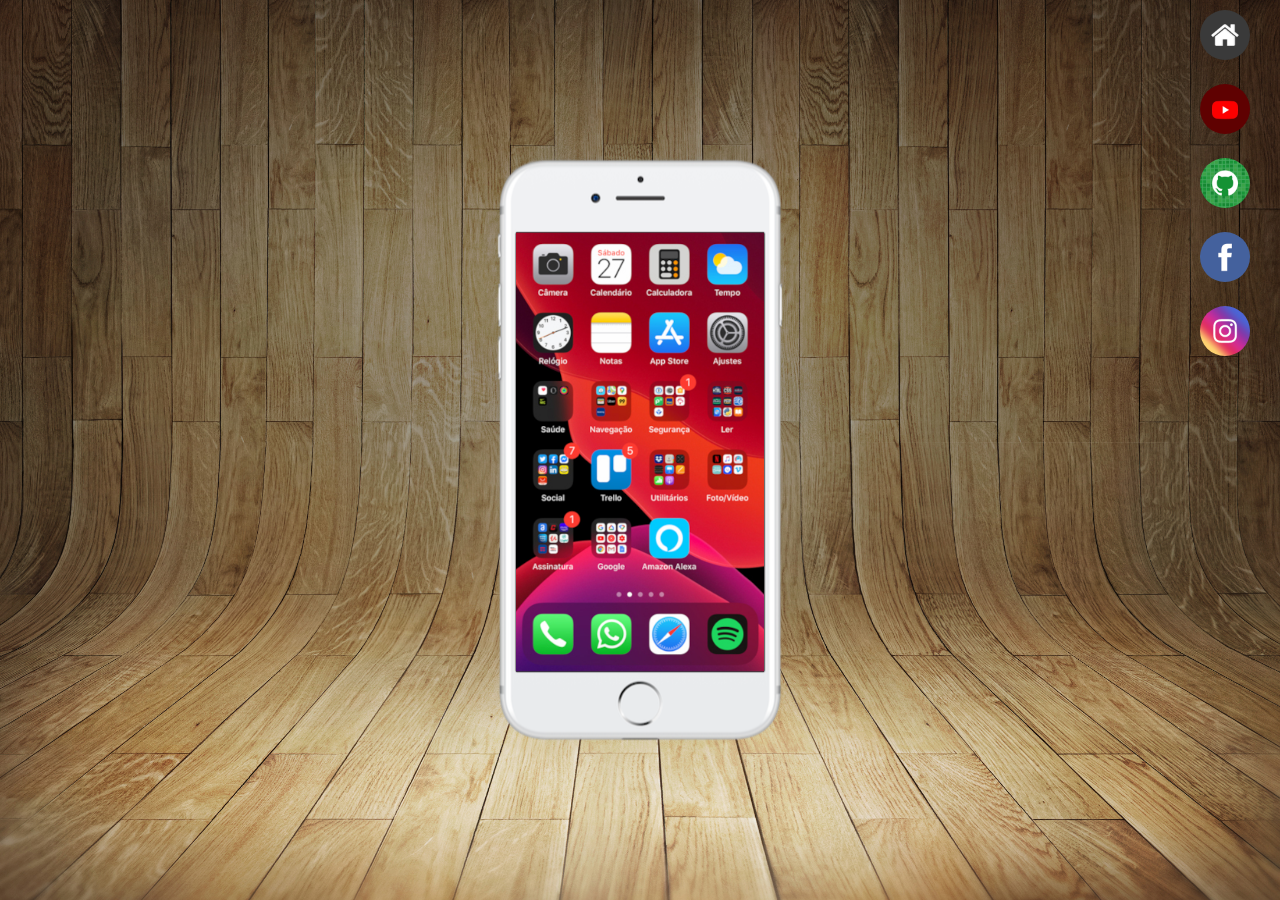
<file: index.html>
<!DOCTYPE html>
<html lang="pt-br">
<head>
    <meta charset="UTF-8">
    <meta name="viewport" content="width=device-width, initial-scale=1.0">
    <link rel="shortcut icon" href="favicon.ico" type="image/x-icon">
    <title>Projeto Redes Sociais</title>
    <link rel="stylesheet" href="estilos/style.css">
</head>
<body>
    <main>
        <section id="telefone">
             <iframe src="home.html" frameborder="0" name="tela" id="tela" >
                [Seu navegador não é conpatível.]
             </iframe>
        </section>
        <section id="redes-sociais">
              <a href="home.html" target="tela"><img src="imagens/logo-home.jpg" alt="home"></a> <br>
              <a href="youtube.html" target="tela"><img src="imagens/logo-youtube.jpg" alt="youtube"></a> <br>
              <a href="github.html" target="tela"><img src="imagens/logo-github.jpg" alt="github"></a> <br>
              <a href="facebook.html" target="tela"><img src="imagens/logo-facebook.jpg" alt="facebook"></a> <br>
              <a href="instagram.html" target="tela"><img src="imagens/logo-instagram.jpg" alt="instagram"></a>

        </section>
    </main>
</body>
</html>
</file>
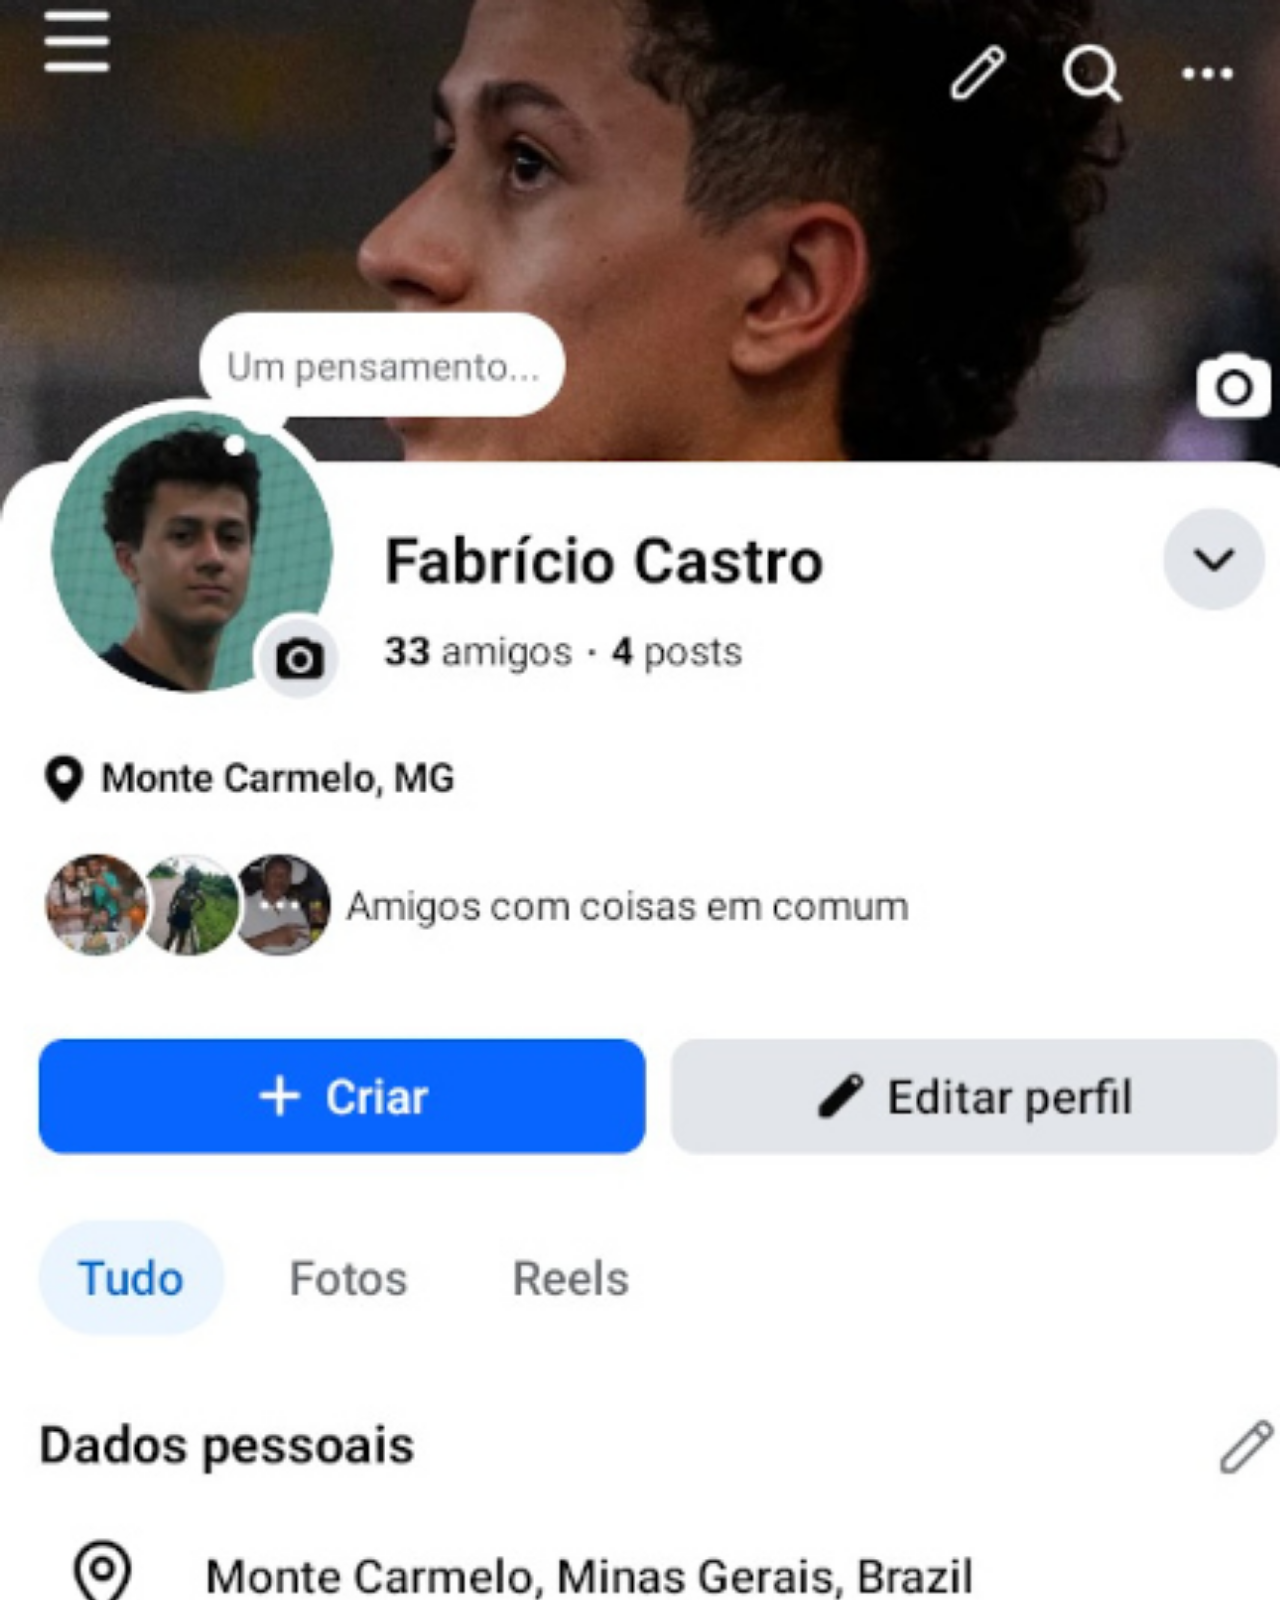
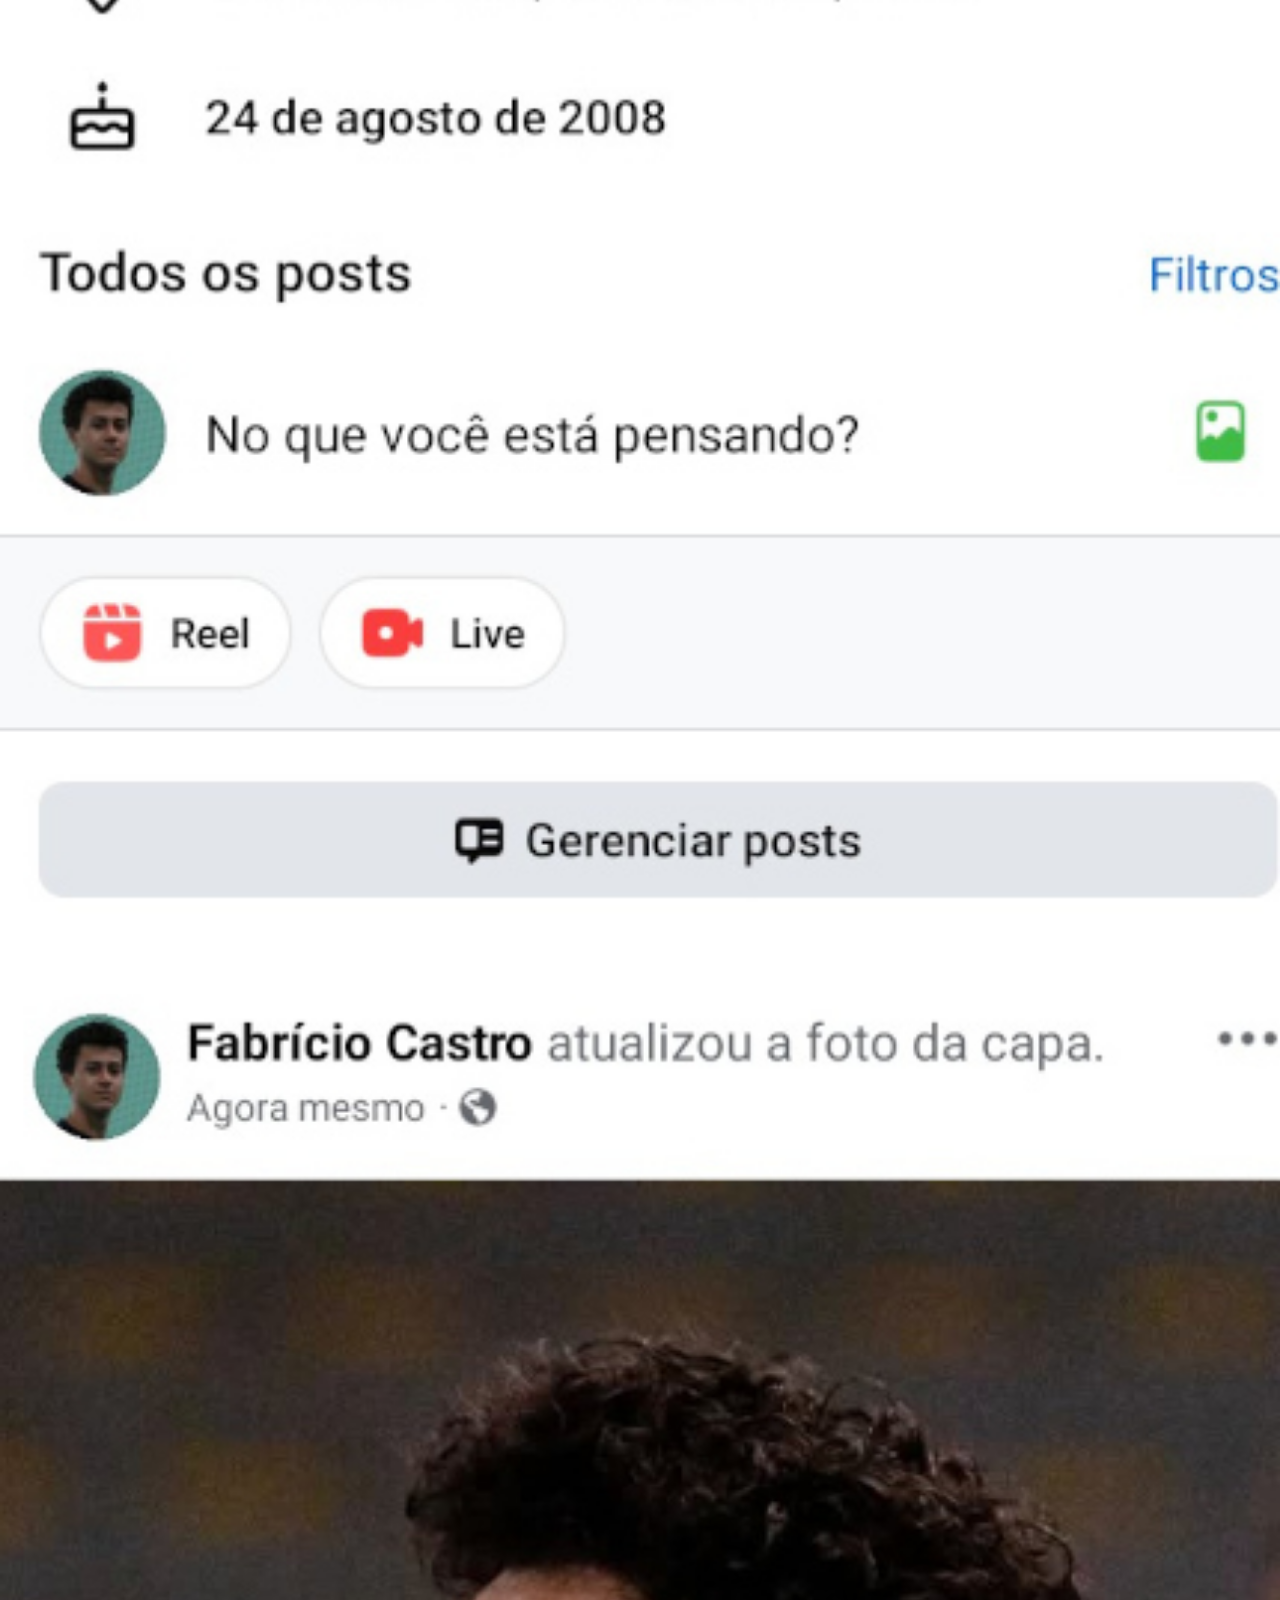
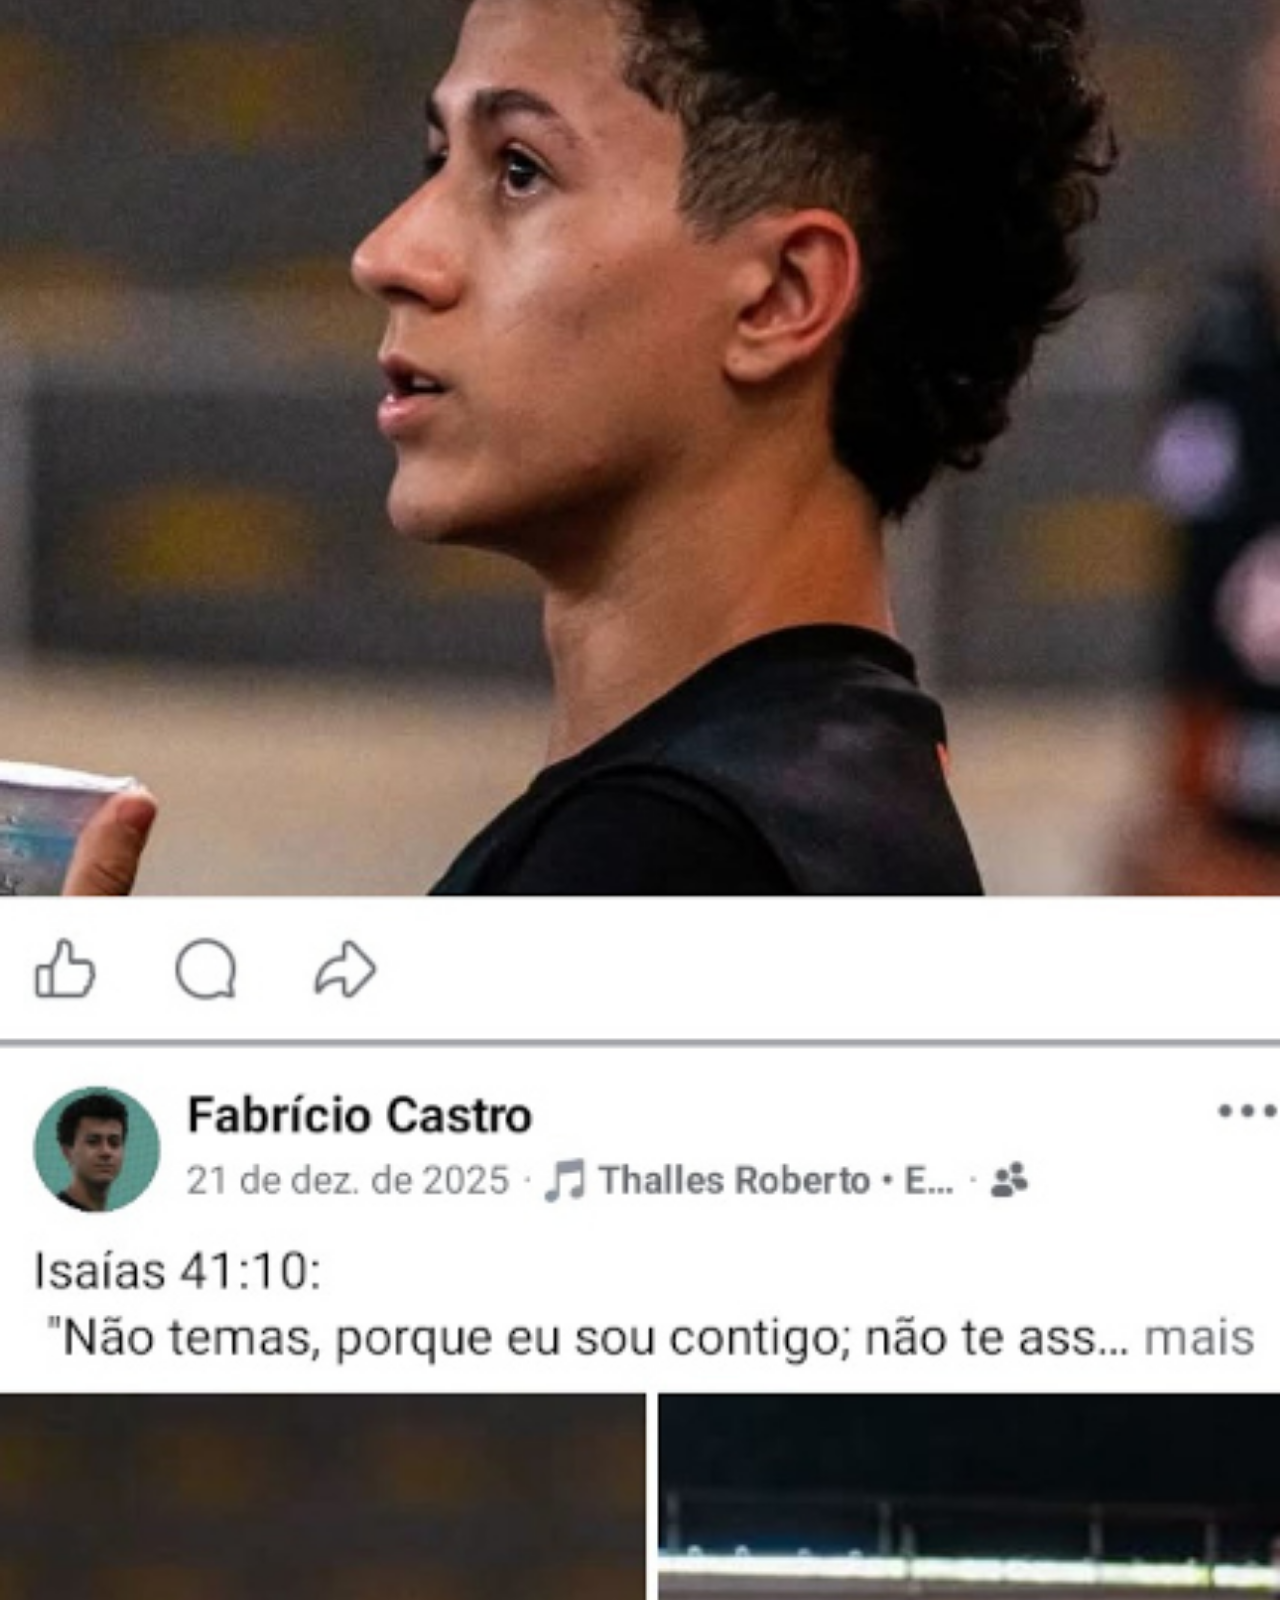
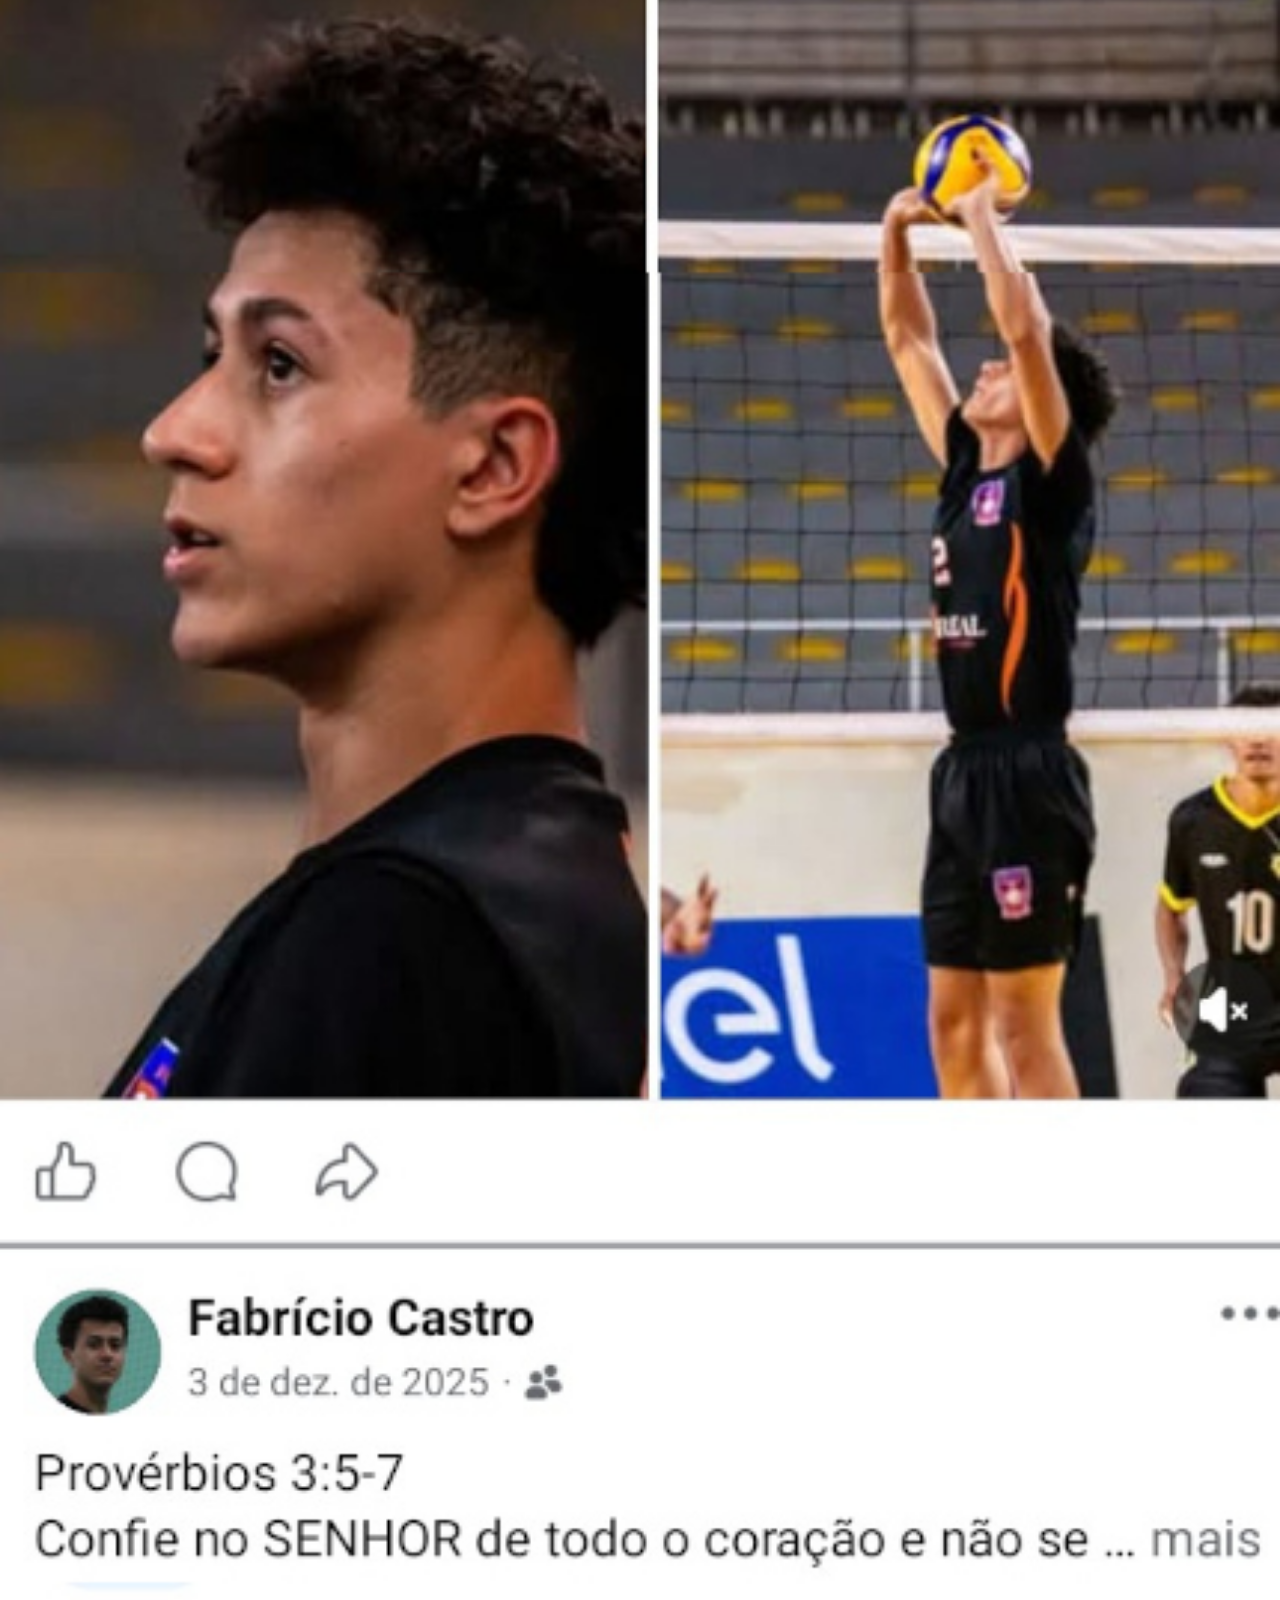
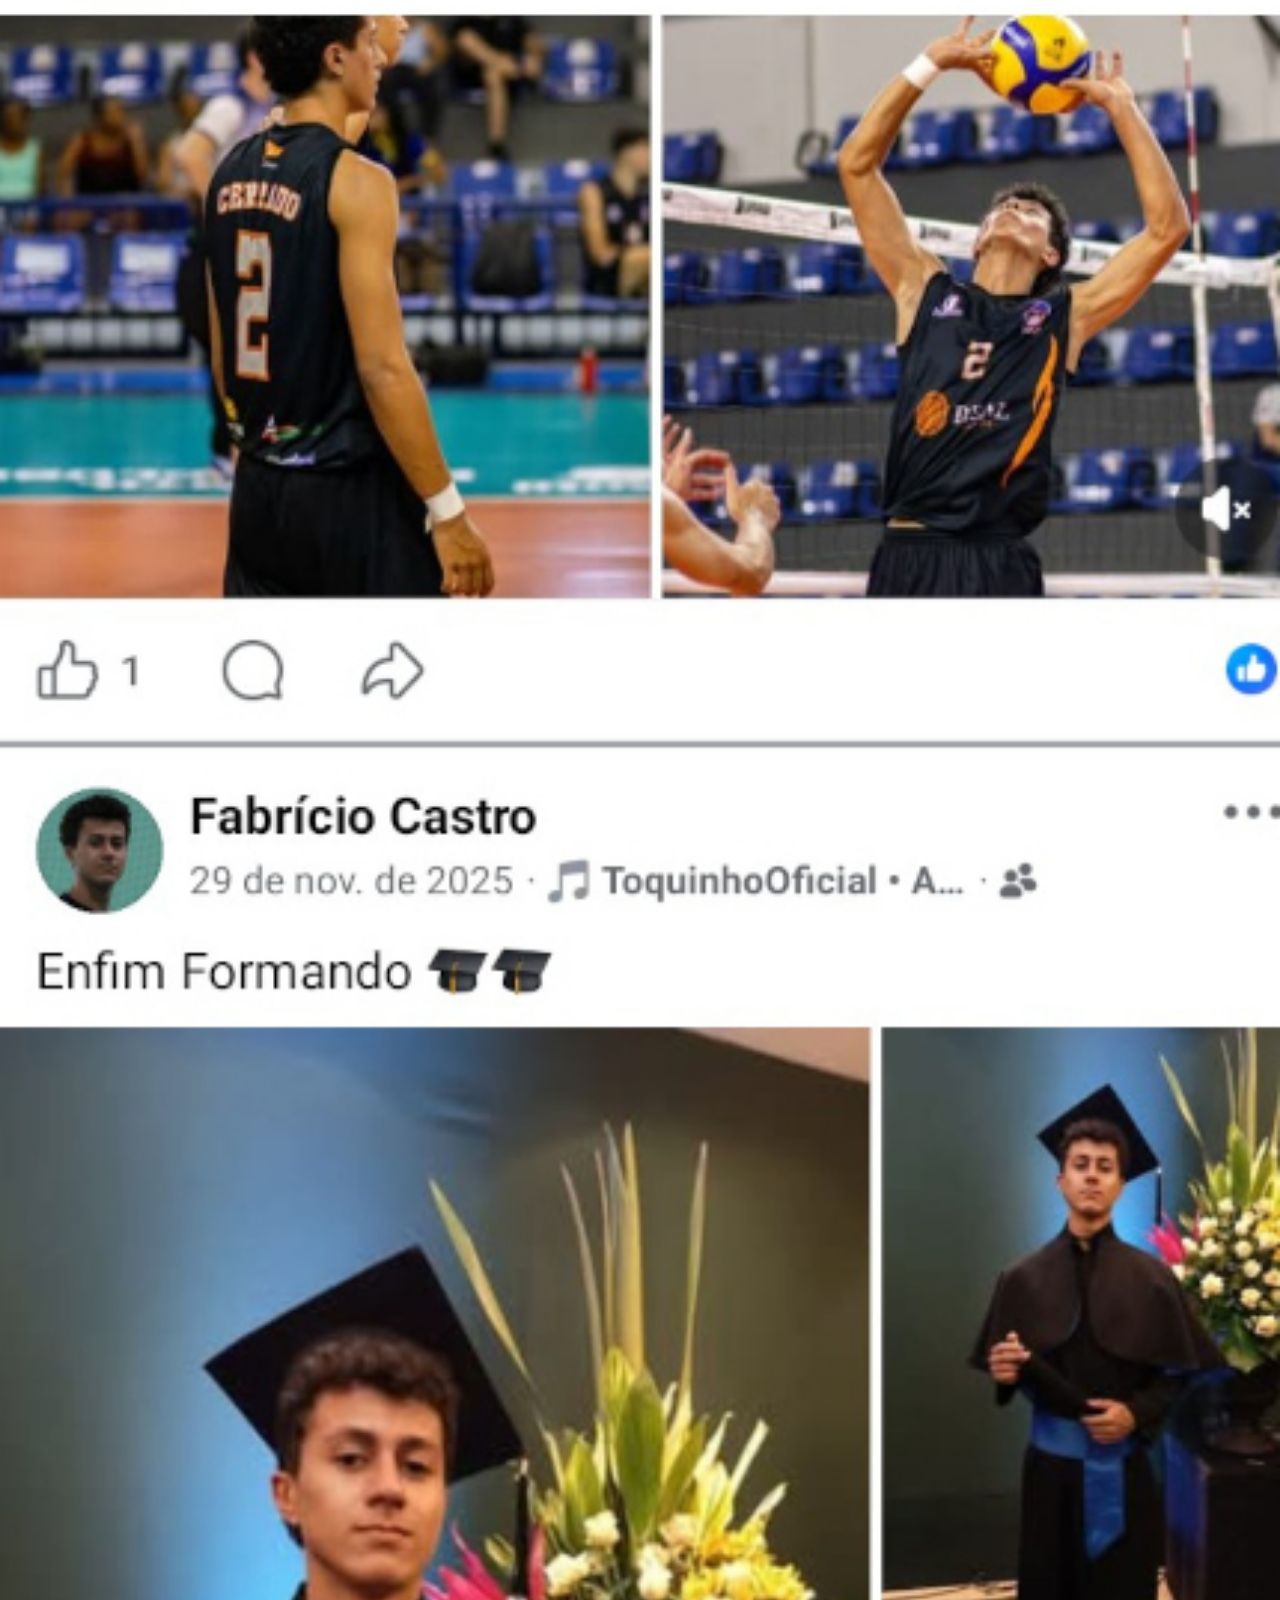
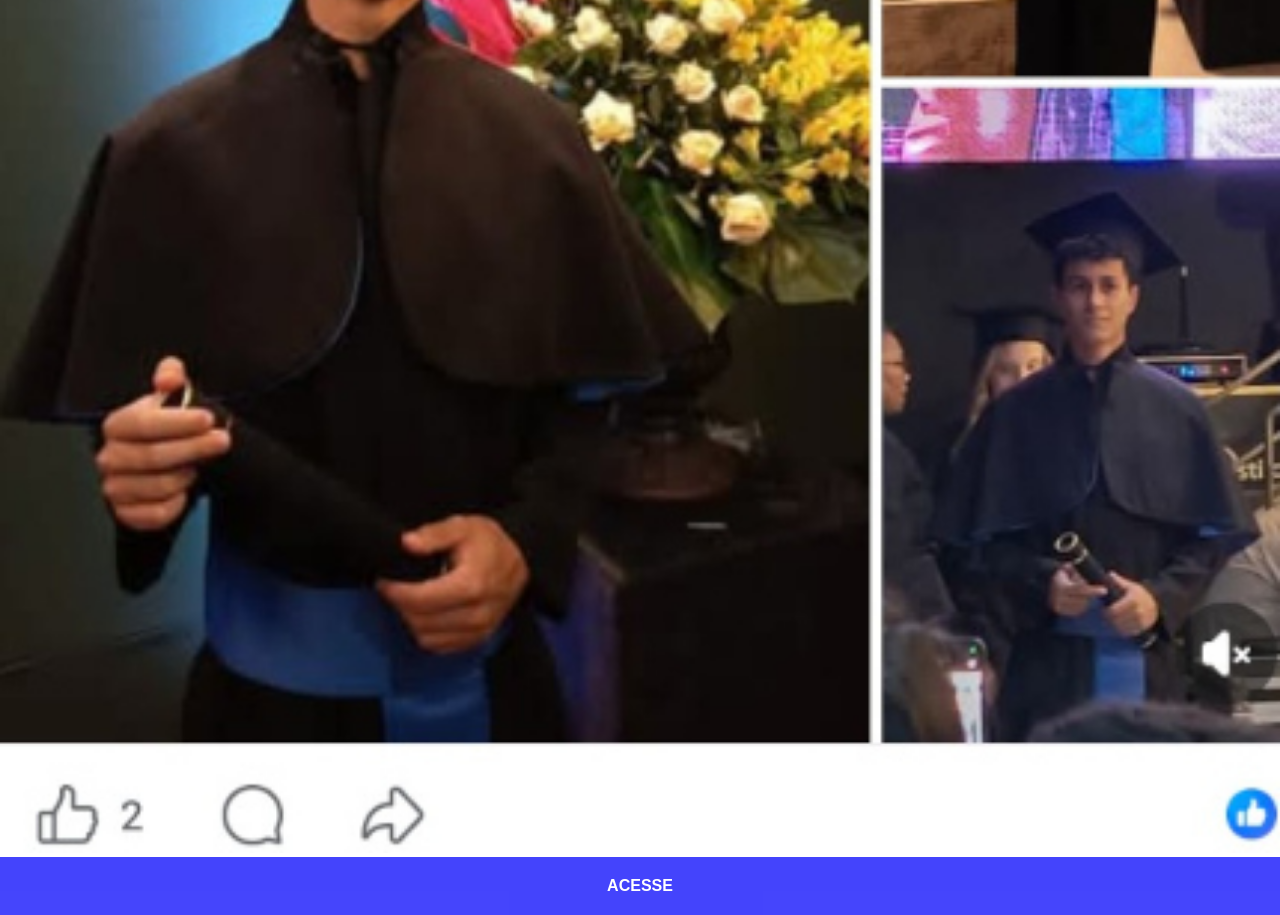
<file: facebook.html>
<!DOCTYPE html>
<html lang="pt-br">
<head>
    <meta charset="UTF-8">
    <meta name="viewport" content="width=device-width, initial-scale=1.0">
    <title>Facebook</title>
    <link rel="stylesheet" href="estilos/social.css">
</head>
<body>
    <img src="imagens/tela-facebook.jpeg" alt="Facebook">
    <a href="https://www.facebook.com/fabricio.batistacastro/" target="_blank">ACESSE</a>
</body>
</html>
</file>
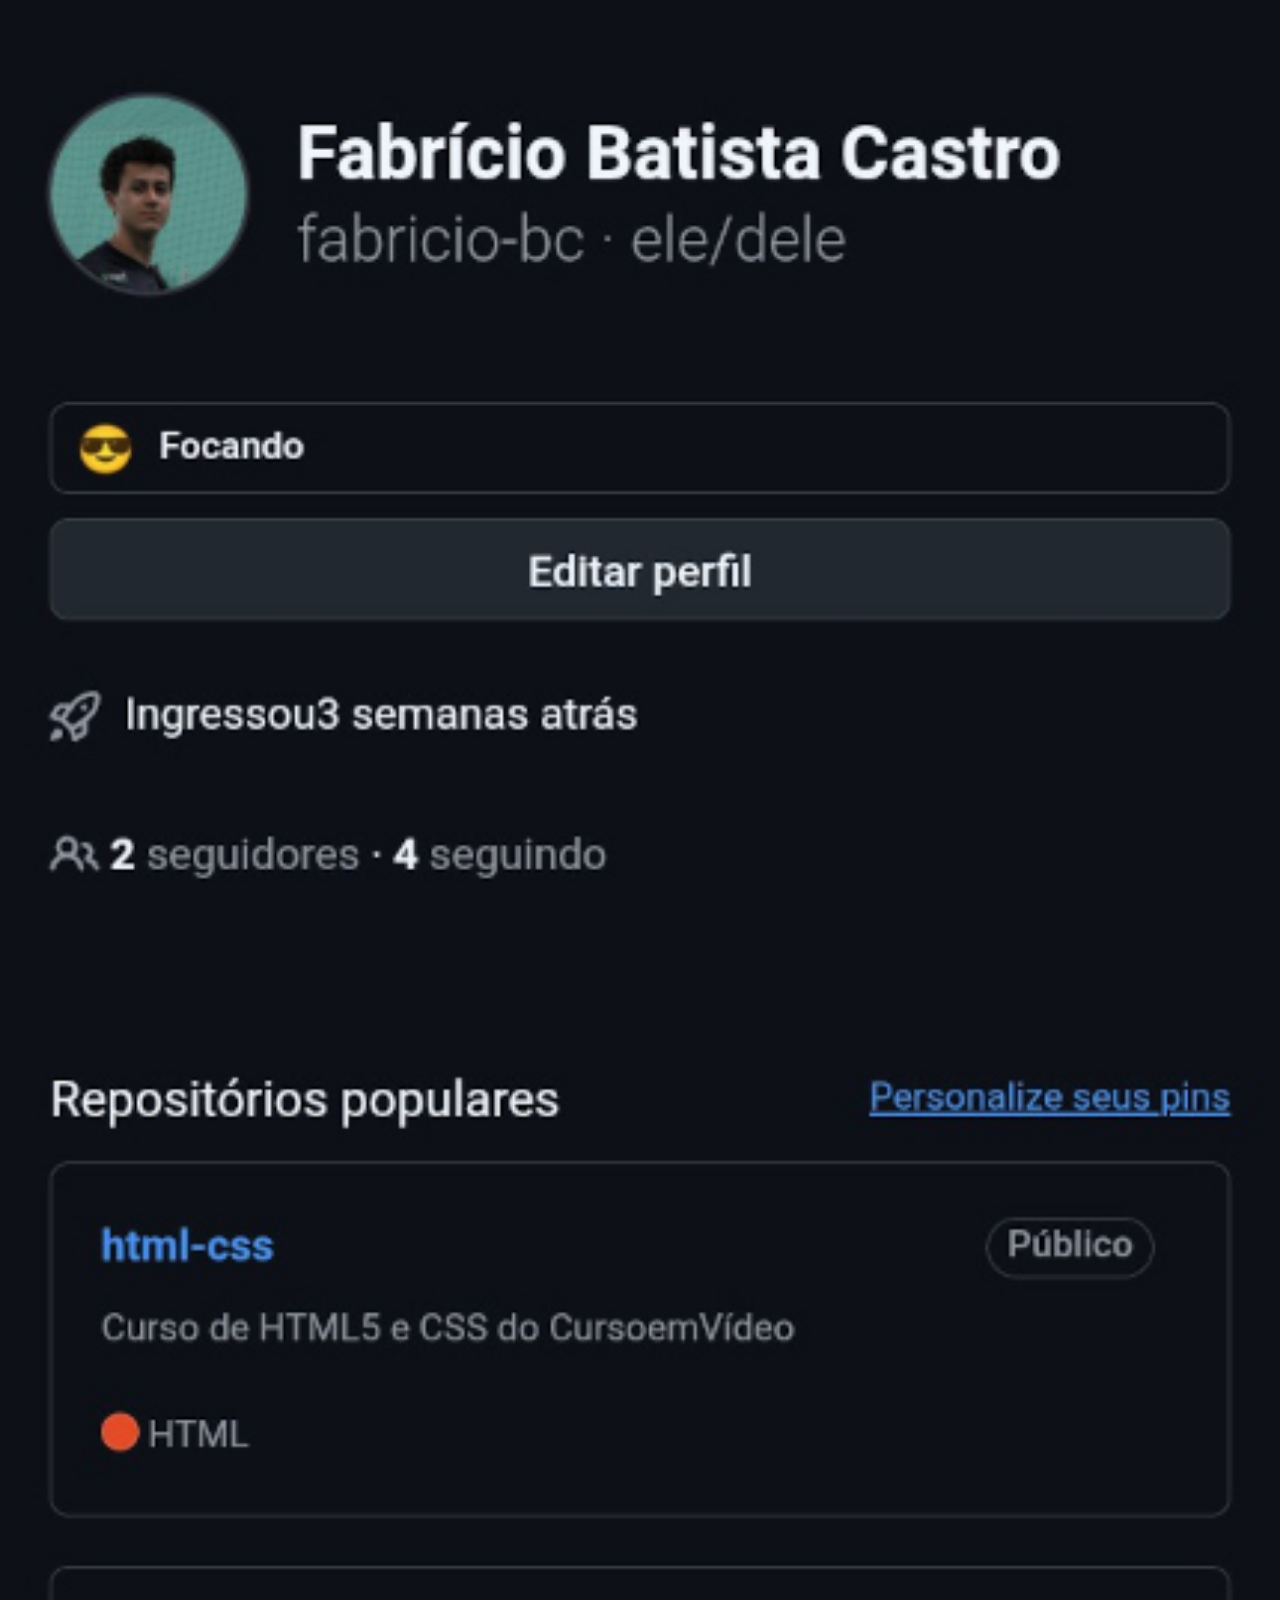
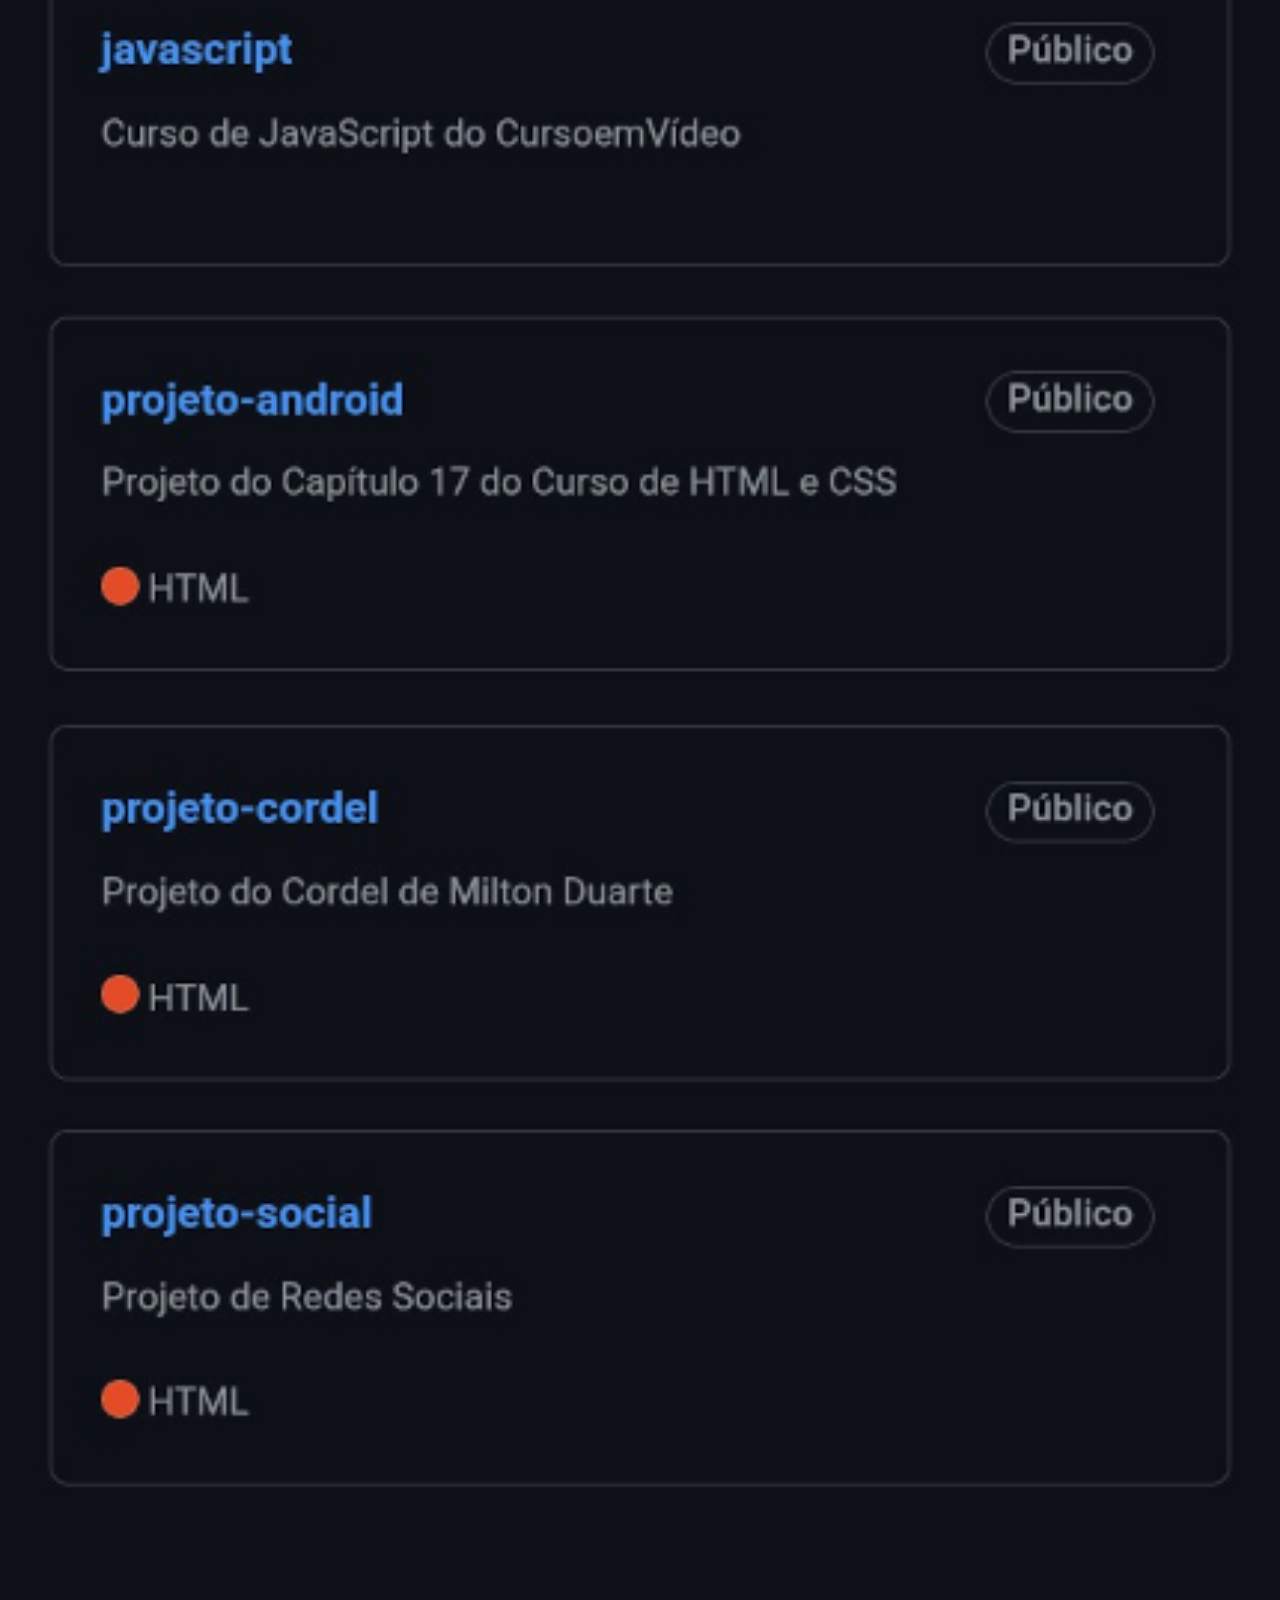
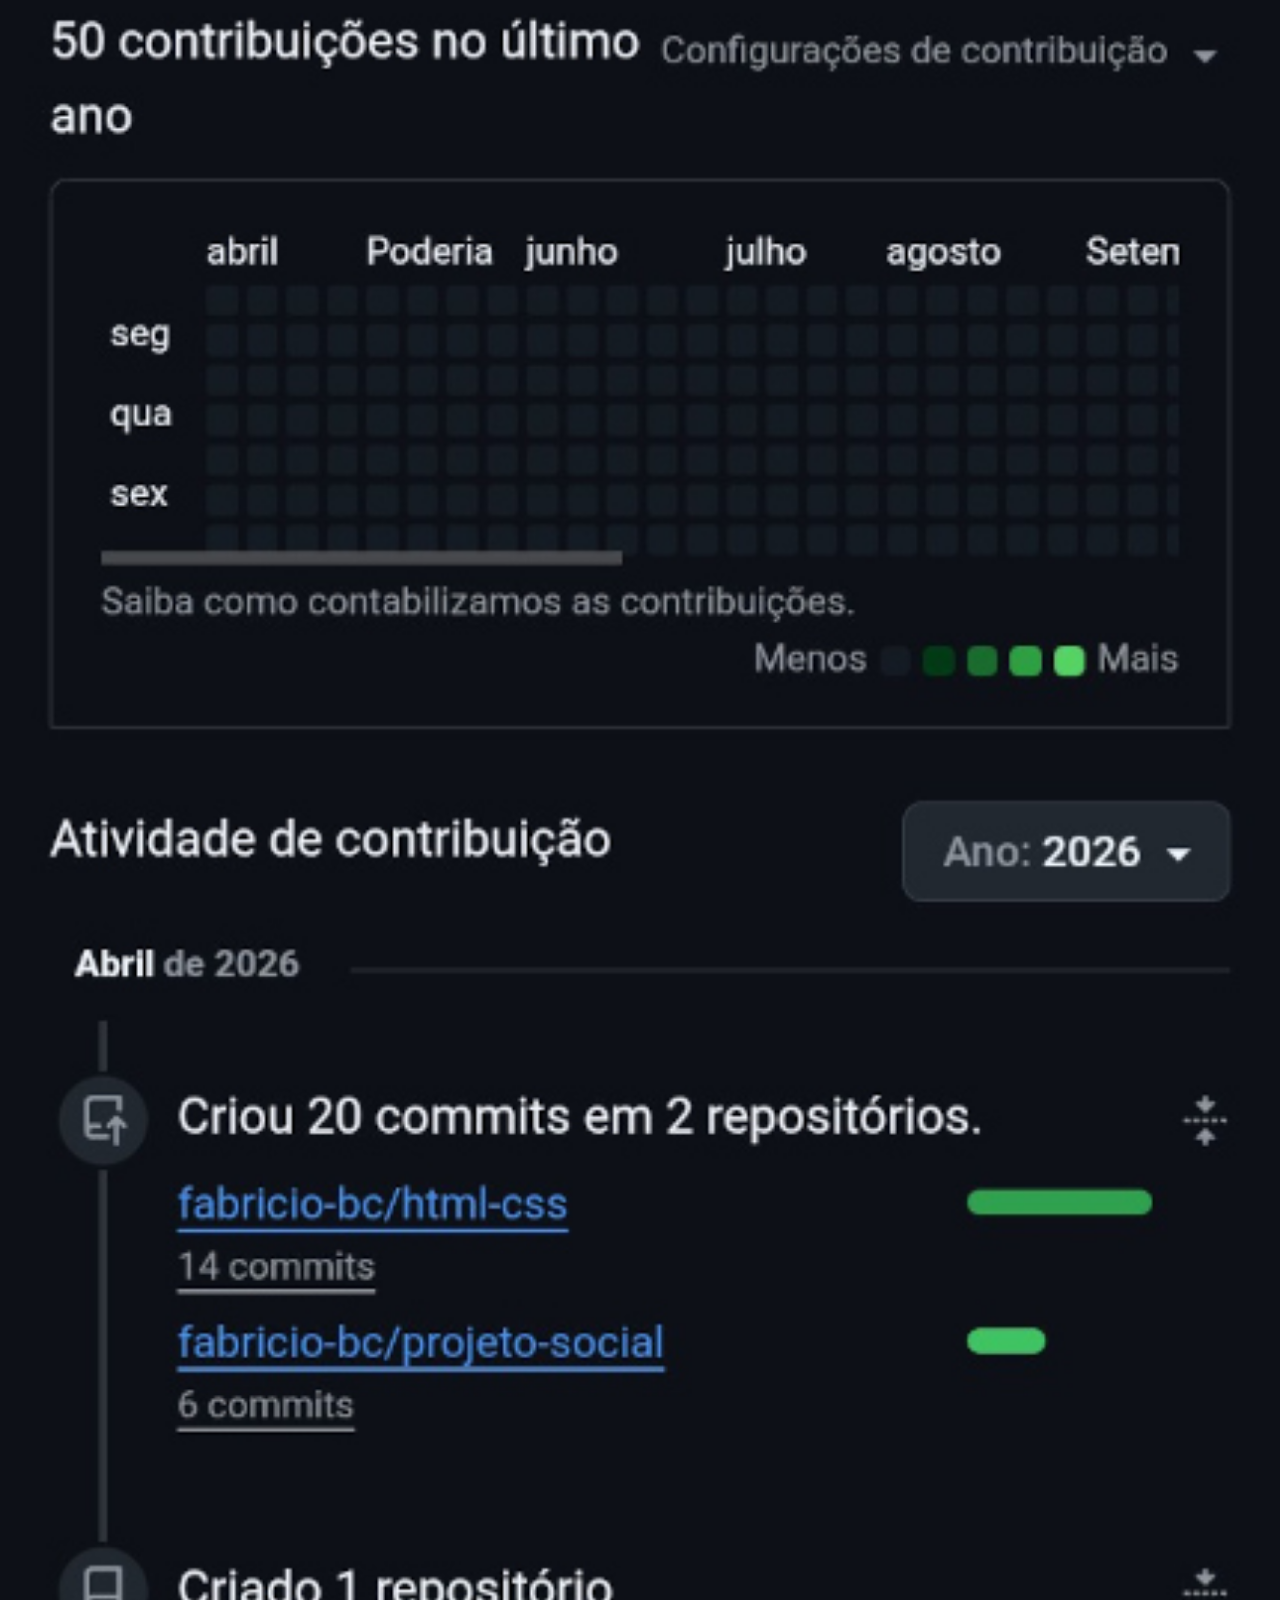
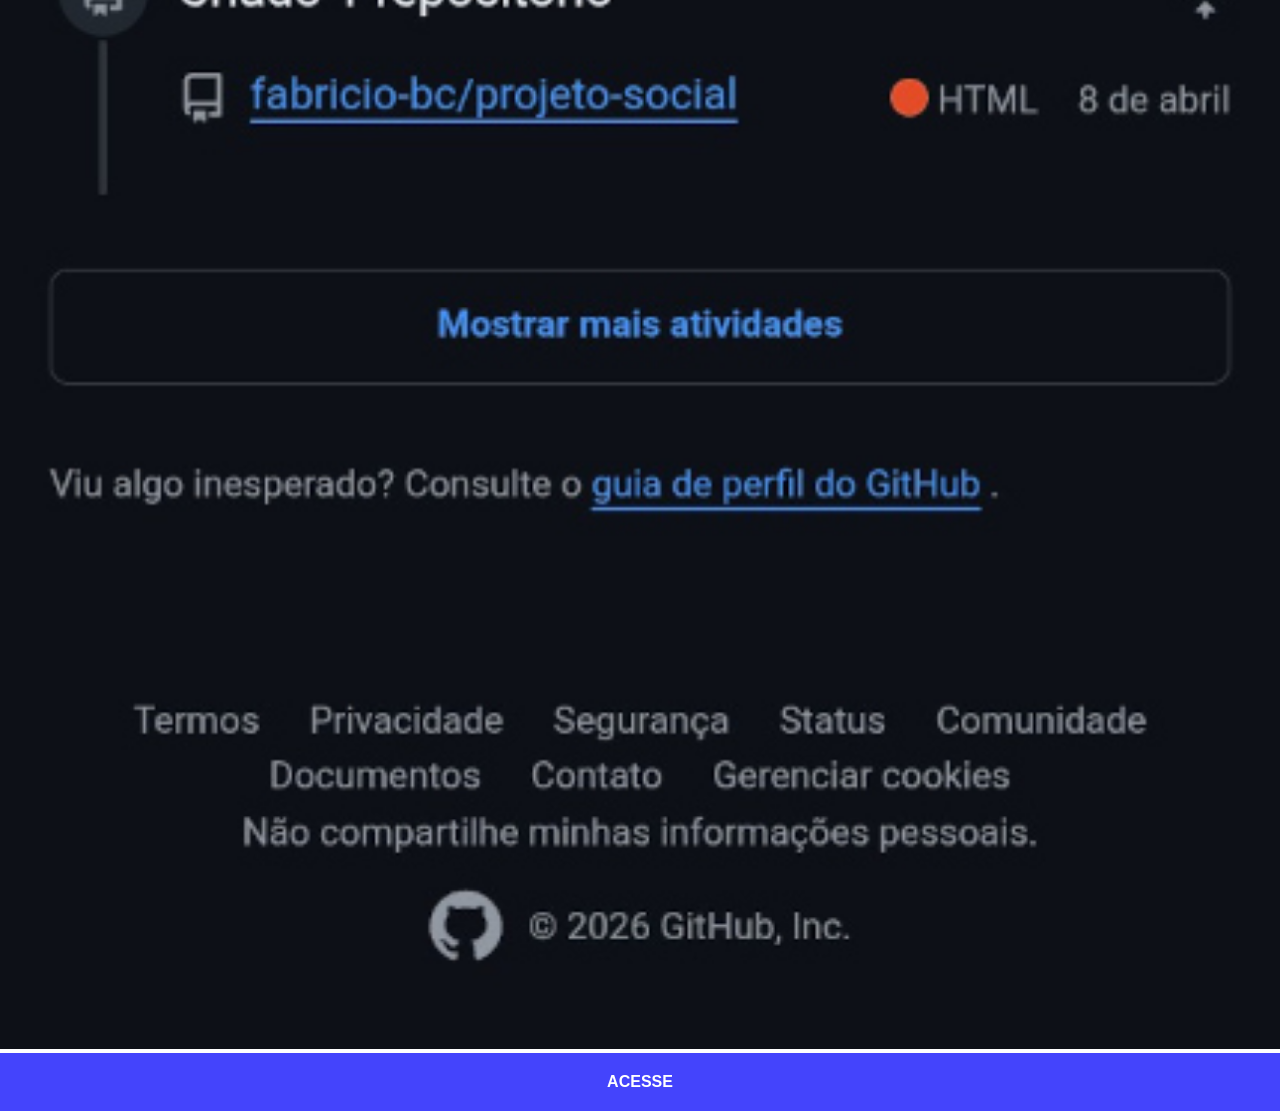
<file: github.html>
<!DOCTYPE html>
<html lang="pt-br">
<head>
    <meta charset="UTF-8">
    <meta name="viewport" content="width=device-width, initial-scale=1.0">
    <title>github</title>
     <link rel="stylesheet" href="estilos/social.css">
</head>
<body>
    <img src="imagens/tela-github.jpeg" alt="github"  > 
    <a href="https://github.com/fabricio-bc" target="_blank">ACESSE</a>
</body>
</html>
</file>
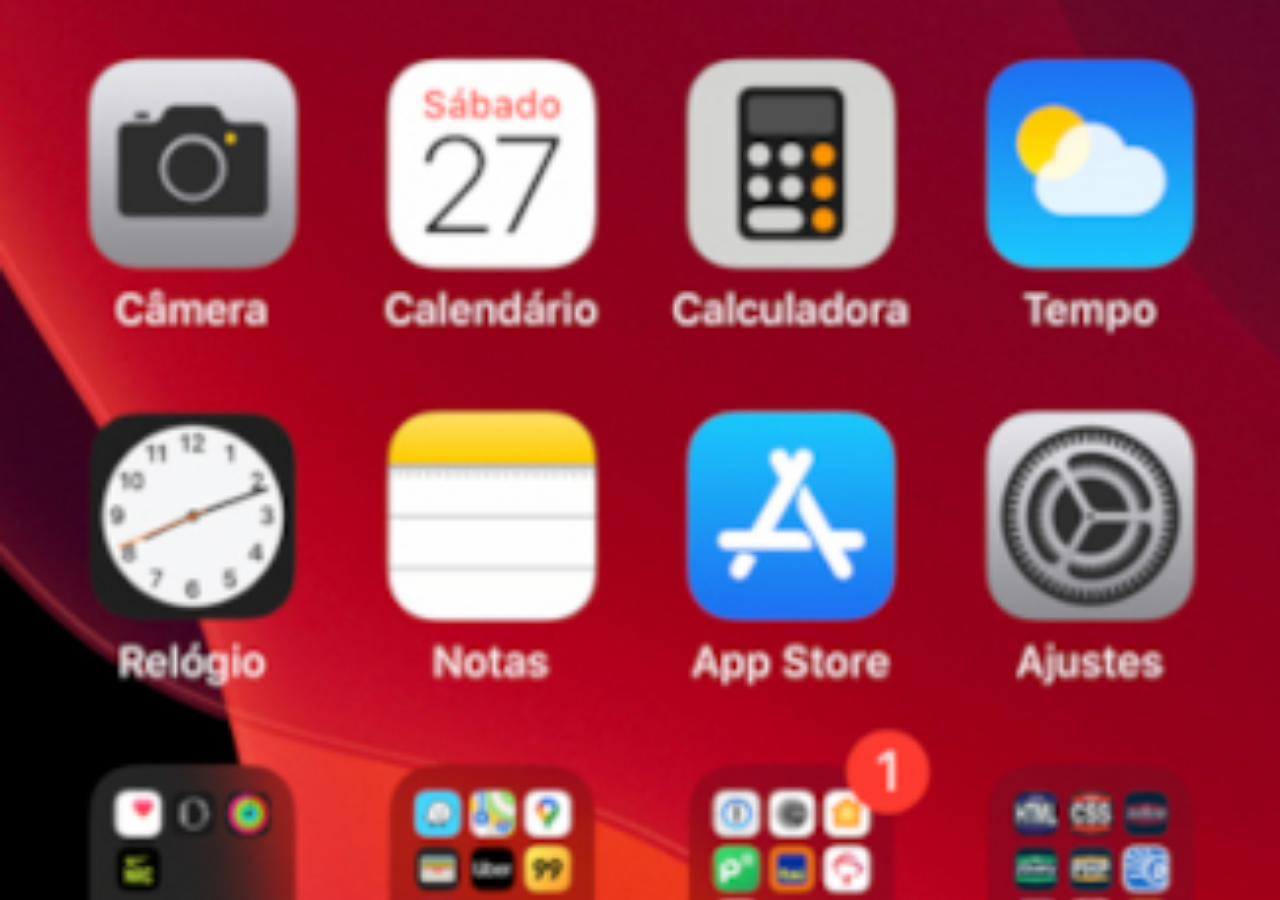
<file: home.html>
<!DOCTYPE html>
<html lang="pt-br">
<head>
    <meta charset="UTF-8">
    <meta name="viewport" content="width=device-width, initial-scale=1.0">
    <title>Home</title>
</head>
    <style>
        *{
            margin: 0px;
            padding: 0px;
        }
        body{
            width: 100vw;
            height: 100vh;
            background: black url(imagens/tela-home.jpg) no-repeat top center;
            background-size: cover;
        }
    </style>
<body>
    
</body>
</html>
</file>
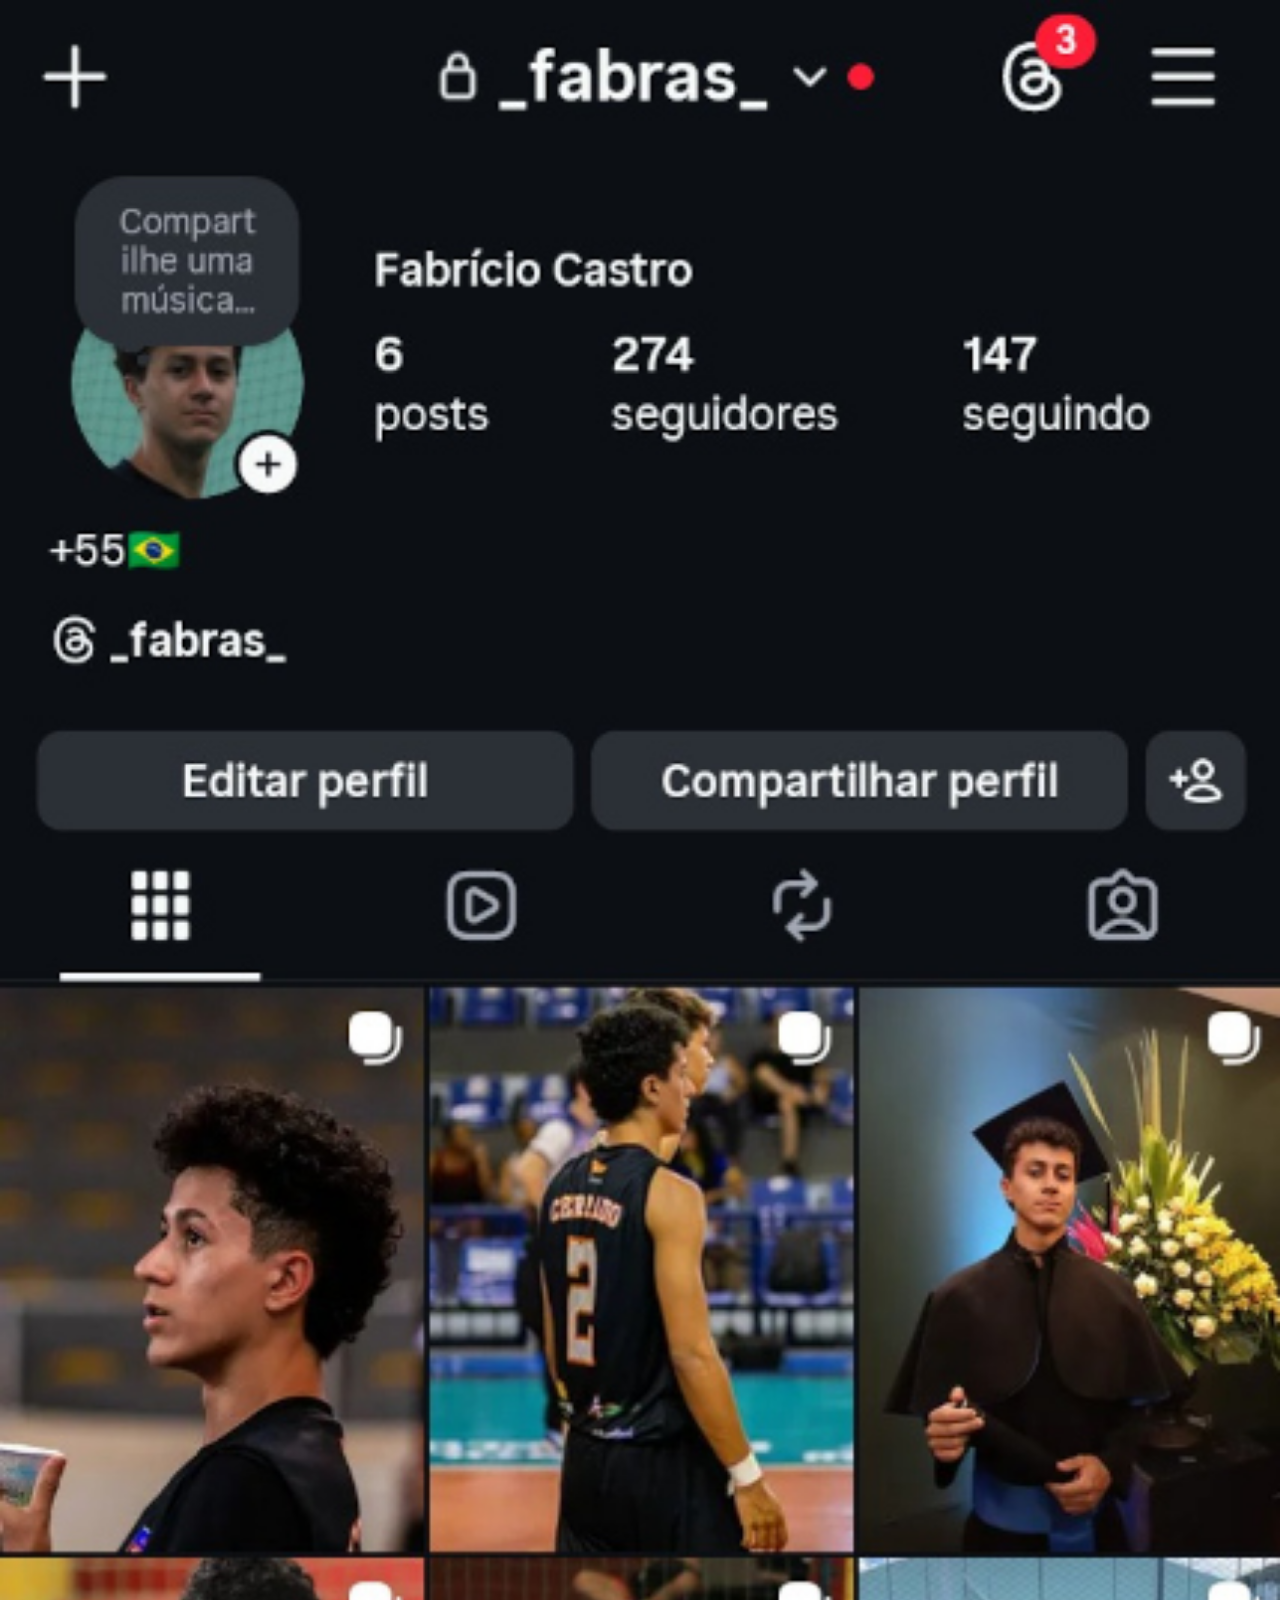
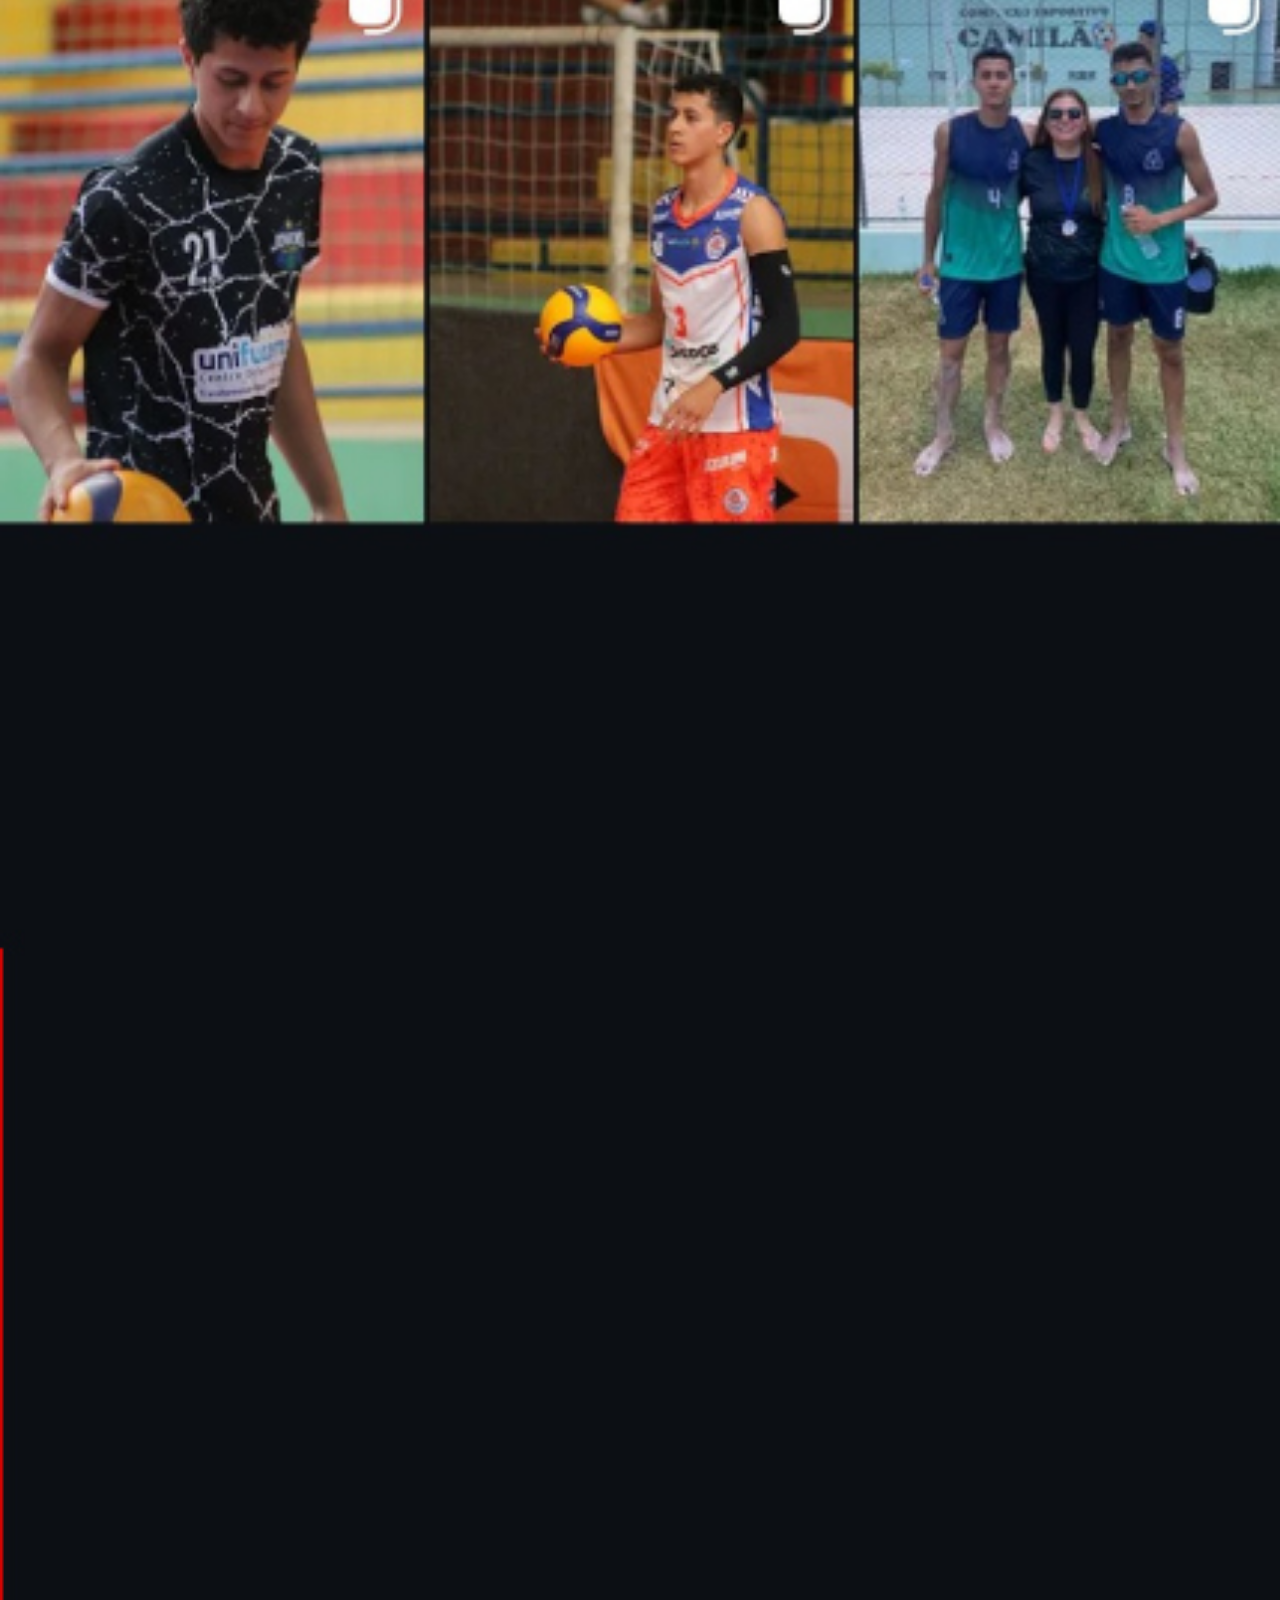
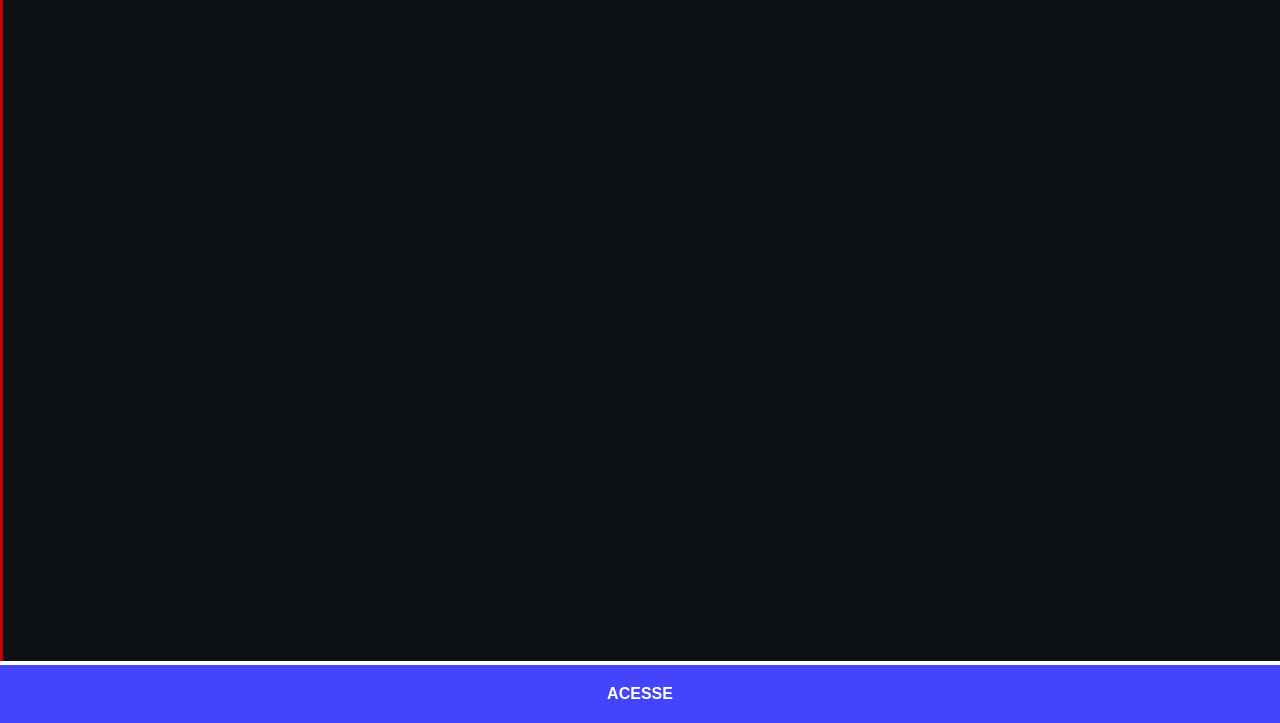
<file: instagram.html>
<!DOCTYPE html>
<html lang="pt-br">
<head>
    <meta charset="UTF-8">
    <meta name="viewport" content="width=device-width, initial-scale=1.0">
    <title>Instagram</title>
    <link rel="stylesheet" href="estilos/social.css">
</head>
<body>
    <img src="imagens/tela-instagram.jpeg" alt="Instagram">
    <a href="https://www.instagram.com/_fabras_/" target="_blank">ACESSE</a>
</body>
</html>
</file>
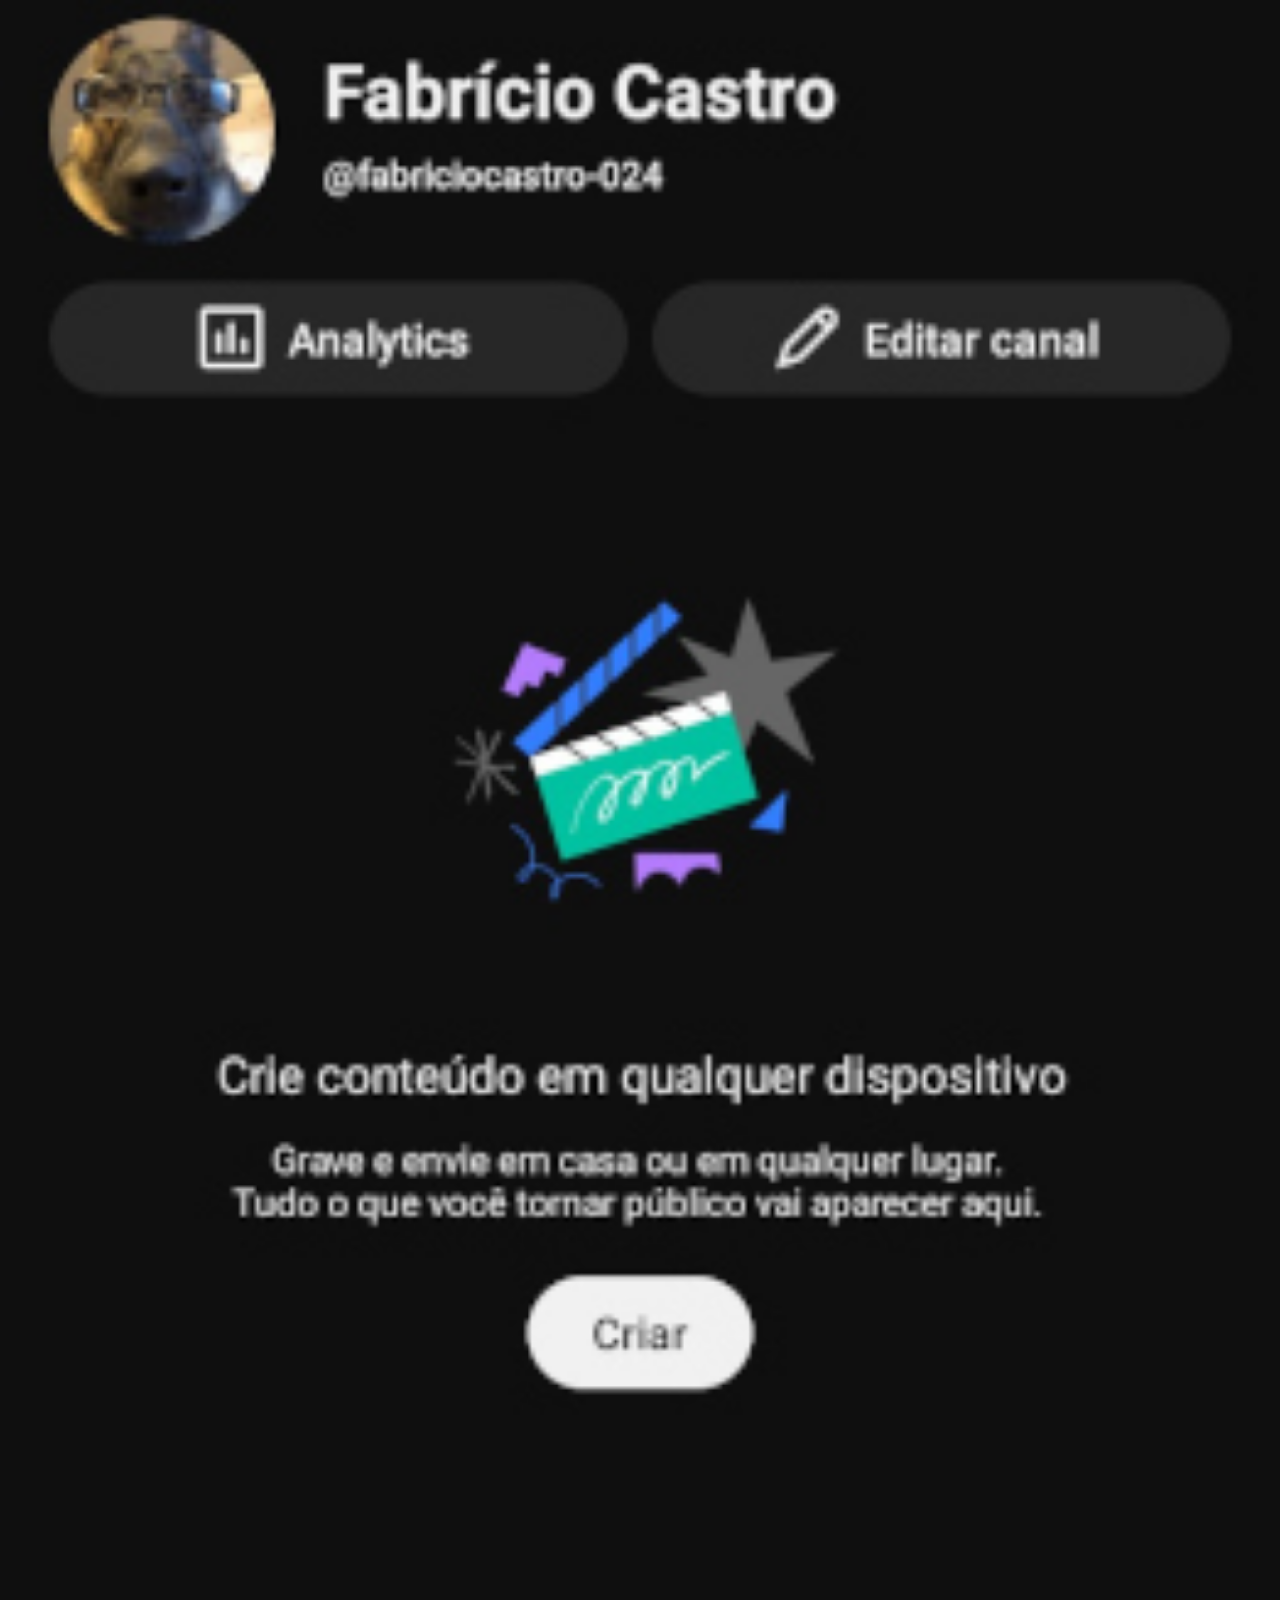
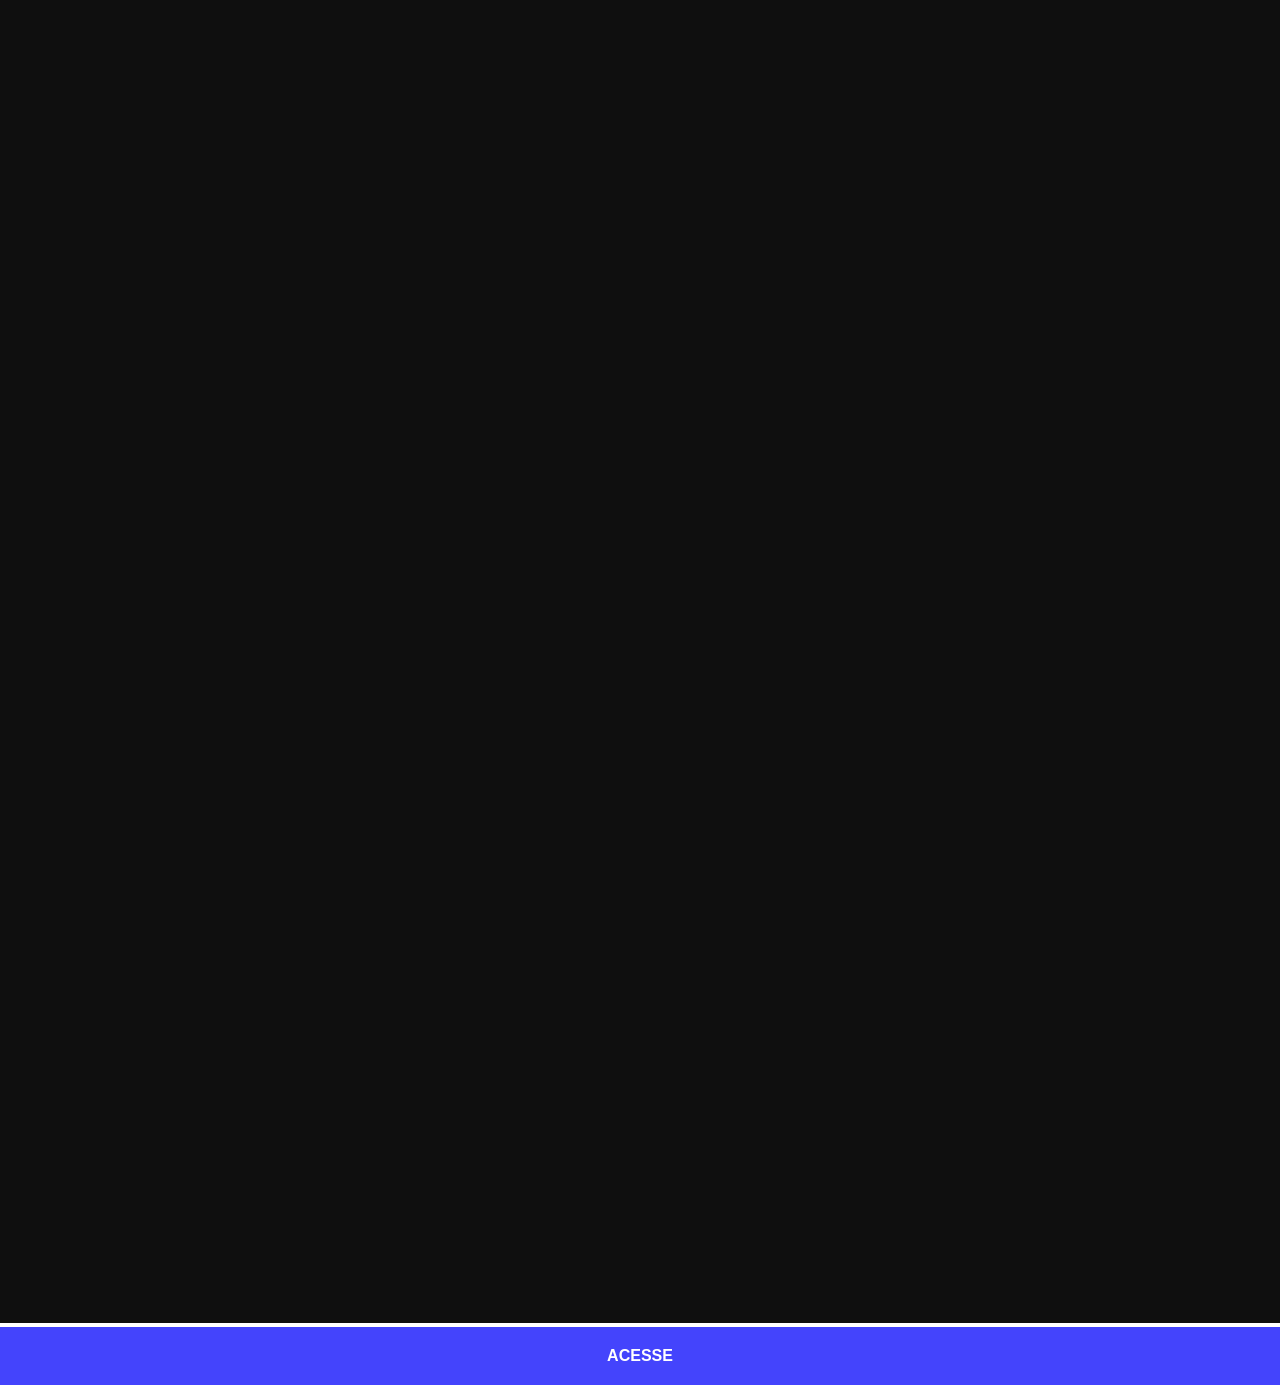
<file: youtube.html>
<!DOCTYPE html>
<html lang="pt-br">
<head>
    <meta charset="UTF-8">
    <meta name="viewport" content="width=device-width, initial-scale=1.0">
    <title>YouTube</title>
     <link rel="stylesheet" href="estilos/social.css">
</head>
<body>
    <img src="imagens/tela-youtube.jpeg" alt="youtube"  > 
    <a href="https://www.youtube.com/@fabriciocastro-024" target="_blank">ACESSE</a>
</body>
</html>
</file>
<file: estilos/style.css>
@charset "UTF-8";

*{
    margin: 0px;
    padding: 0px;
    font-family: Arial, Helvetica, sans-serif;

}
html, body{
    height: 100vh;
    width: 100vw; 
    background-color: black;
}
body{
    background: url(../imagens/fundo-madeira.jpg) no-repeat top center;
    background-size: cover;
    background-attachment: fixed;

}
main{
    height: 100vh;
    position: relative;
}
#telefone{
    height: 585px;
    width: 290px;
    
    position: absolute;
    top: 50%;
    left: 50%;
    transform: translate(-50%, -50%);
    background: url(../imagens/frame-iphone.png) no-repeat;
}
#tela{
    position: relative;
    top: 75px;
    left: 21px;
    width: 248px;
    height: 439px;
}
#redes-sociais{
    text-align: right;
    margin-right: 20px;
}
#redes-sociais img{
    width: 50px;
    margin: 10px;
    border-radius: 50%;
    box-shadow: 2px 2px px rgba(0, 0, 0, 0.384);
    box-sizing: border-box;
}
#redes-sociais img:hover{
    border: 2px solid rgba(255, 255, 255, 0.151);
    transform: translate(-3px -3px);
    box-shadow: 5px 5px 10px rgba(0, 0, 0, 0.267);
}
</file>
<file: estilos/social.css>
@charset "UTF-8";

      *{
          margin: 0px;
          padding: 0px;
          font-family: Arial, Helvetica, sans-serif;
        }
        ::-webkit-scrollbar{
            width: 0px;
            height: 0px;
        }
        img{
           width: 100vw;
        }
        a{
          display: block;
          background-color: rgba(43, 43, 252, 0.877);
          color: white;
          padding: 20px;
          text-align: center;
          font-weight: bold;
          text-decoration: none;
         
        }
        a:hover{
            background-color: rgba(0, 0, 255, 0.904);
        }
</file>
